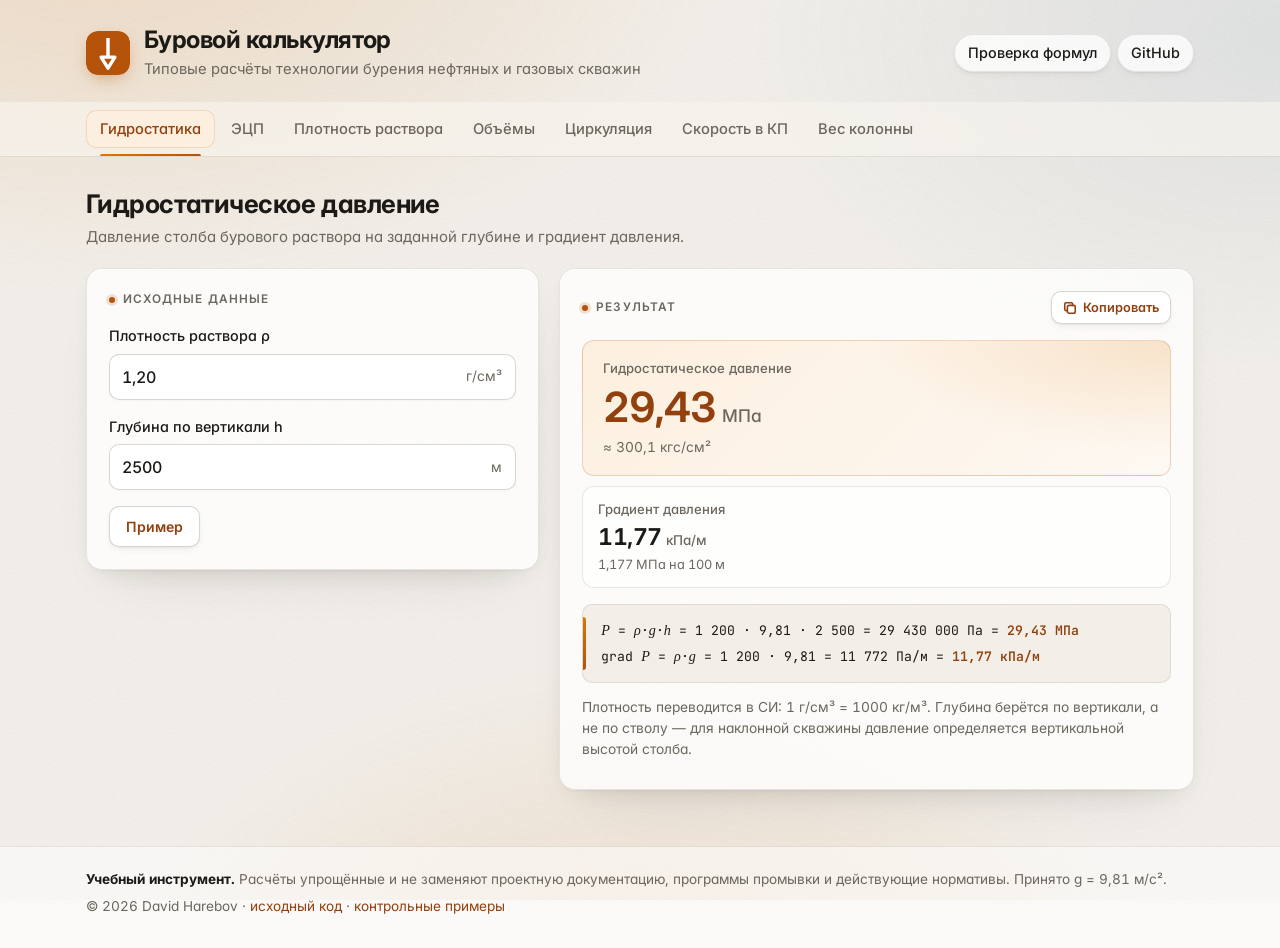
<file: docs/index.html>
<!doctype html>
<html lang="ru">
<head>
  <meta charset="utf-8">
  <meta name="viewport" content="width=device-width, initial-scale=1">
  <title>Буровой калькулятор</title>
  <meta name="description" content="Инженерные расчёты при бурении нефтяных и газовых скважин: гидростатическое давление, ЭЦП, плотность раствора по пластовому давлению, объёмы скважины, время циркуляции, скорость восходящего потока, вес колонны в растворе.">
  <meta name="color-scheme" content="light dark">
  <link rel="icon" href="data:image/svg+xml,%3Csvg xmlns='http://www.w3.org/2000/svg' viewBox='0 0 32 32'%3E%3Crect width='32' height='32' rx='7' fill='%23b45309'/%3E%3Cpath d='M16 5v14M11 19h10l-5 8z' stroke='%23fff' stroke-width='2.5' fill='none' stroke-linejoin='round'/%3E%3C/svg%3E">
  <link rel="preconnect" href="https://fonts.googleapis.com">
  <link rel="preconnect" href="https://fonts.gstatic.com" crossorigin>
  <link href="https://fonts.googleapis.com/css2?family=Inter:wght@400;500;600;700&family=JetBrains+Mono:wght@400;500&display=swap" rel="stylesheet">
  <link rel="stylesheet" href="css/style.css">
</head>
<body>
  <header class="site-header">
    <div class="wrap header-inner">
      <div class="brand">
        <svg class="brand-mark" viewBox="0 0 32 32" aria-hidden="true">
          <rect width="32" height="32" rx="8"/>
          <path d="M16 5v14M11 19h10l-5 8z"/>
        </svg>
        <div>
          <h1>Буровой калькулятор</h1>
          <p class="subtitle">Типовые расчёты технологии бурения нефтяных и газовых скважин</p>
        </div>
      </div>
      <nav class="header-links" aria-label="Ссылки">
        <a href="tests.html">Проверка формул</a>
        <a href="https://github.com/xarebovdavid/drilling-calculator">GitHub</a>
      </nav>
    </div>
  </header>

  <div class="tabs-bar">
    <div class="wrap">
      <div class="tabs" role="tablist" aria-label="Расчёты">
        <button role="tab" id="tab-hydro" aria-controls="panel-hydro" data-tab="hydro">Гидростатика</button>
        <button role="tab" id="tab-ecd" aria-controls="panel-ecd" data-tab="ecd">ЭЦП</button>
        <button role="tab" id="tab-density" aria-controls="panel-density" data-tab="density">Плотность раствора</button>
        <button role="tab" id="tab-volumes" aria-controls="panel-volumes" data-tab="volumes">Объёмы</button>
        <button role="tab" id="tab-circ" aria-controls="panel-circ" data-tab="circ">Циркуляция</button>
        <button role="tab" id="tab-velocity" aria-controls="panel-velocity" data-tab="velocity">Скорость в КП</button>
        <button role="tab" id="tab-buoy" aria-controls="panel-buoy" data-tab="buoy">Вес колонны</button>
      </div>
    </div>
  </div>

  <main class="wrap">

    <!-- 1. Гидростатическое давление -->
    <section class="panel" id="panel-hydro" role="tabpanel" aria-labelledby="tab-hydro">
      <div class="panel-head">
        <h2>Гидростатическое давление</h2>
        <p>Давление столба бурового раствора на заданной глубине и градиент давления.</p>
      </div>
      <div class="calc">
        <form class="card inputs" data-calc="hydro" novalidate>
          <h3>Исходные данные</h3>
          <label class="field">
            <span class="field-label">Плотность раствора ρ</span>
            <span class="control"><input id="hydro-rho" inputmode="decimal" autocomplete="off" data-min="0.5" data-max="3" data-default="1,20"><span class="unit">г/см³</span></span>
            <span class="error" aria-live="polite"></span>
          </label>
          <label class="field">
            <span class="field-label">Глубина по вертикали h</span>
            <span class="control"><input id="hydro-h" inputmode="decimal" autocomplete="off" data-min="0.1" data-max="15000" data-default="2500"><span class="unit">м</span></span>
            <span class="error" aria-live="polite"></span>
          </label>
          <div class="form-actions">
            <button type="button" class="btn ghost" data-example>Пример</button>
          </div>
        </form>
        <div class="card results" data-results="hydro" aria-live="polite"></div>
      </div>
    </section>

    <!-- 2. ЭЦП -->
    <section class="panel" id="panel-ecd" role="tabpanel" aria-labelledby="tab-ecd" hidden>
      <div class="panel-head">
        <h2>Эквивалентная циркуляционная плотность</h2>
        <p>Плотность, которой соответствует забойное давление при циркуляции с учётом гидравлических потерь в кольцевом пространстве.</p>
      </div>
      <div class="calc">
        <form class="card inputs" data-calc="ecd" novalidate>
          <h3>Исходные данные</h3>
          <label class="field">
            <span class="field-label">Плотность раствора ρ</span>
            <span class="control"><input id="ecd-rho" inputmode="decimal" autocomplete="off" data-min="0.5" data-max="3" data-default="1,20"><span class="unit">г/см³</span></span>
            <span class="error" aria-live="polite"></span>
          </label>
          <label class="field">
            <span class="field-label">Потери давления в КП ΔP<sub>кп</sub></span>
            <span class="control"><input id="ecd-dp" inputmode="decimal" autocomplete="off" data-min="0" data-max="50" data-default="2,0"><span class="unit">МПа</span></span>
            <span class="hint">Сумма потерь в затрубье от расчётной точки до устья</span>
            <span class="error" aria-live="polite"></span>
          </label>
          <label class="field">
            <span class="field-label">Глубина расчётной точки по вертикали H</span>
            <span class="control"><input id="ecd-h" inputmode="decimal" autocomplete="off" data-min="1" data-max="15000" data-default="3000"><span class="unit">м</span></span>
            <span class="error" aria-live="polite"></span>
          </label>
          <div class="form-actions">
            <button type="button" class="btn ghost" data-example>Пример</button>
          </div>
        </form>
        <div class="card results" data-results="ecd" aria-live="polite"></div>
      </div>
    </section>

    <!-- 3. Плотность раствора по пластовому давлению -->
    <section class="panel" id="panel-density" role="tabpanel" aria-labelledby="tab-density" hidden>
      <div class="panel-head">
        <h2>Плотность раствора по пластовому давлению</h2>
        <p>Плотность, при которой гидростатическое давление превышает пластовое на нормативную репрессию, — для вскрытия пласта и выбора плотности раствора глушения.</p>
      </div>
      <div class="calc">
        <form class="card inputs" data-calc="density" novalidate>
          <h3>Исходные данные</h3>
          <label class="field">
            <span class="field-label">Пластовое давление P<sub>пл</sub></span>
            <span class="control"><input id="density-p" inputmode="decimal" autocomplete="off" data-min="0.1" data-max="200" data-default="25"><span class="unit">МПа</span></span>
            <span class="error" aria-live="polite"></span>
          </label>
          <label class="field">
            <span class="field-label">Глубина кровли пласта по вертикали H</span>
            <span class="control"><input id="density-h" inputmode="decimal" autocomplete="off" data-min="1" data-max="15000" data-default="2400"><span class="unit">м</span></span>
            <span class="error" aria-live="polite"></span>
          </label>
          <label class="field">
            <span class="field-label">Репрессия на пласт</span>
            <span class="control"><select id="density-mode" data-default="norm">
              <option value="norm">По ФНП ПБ НГП (по глубине)</option>
              <option value="pct">Задать в % от Pпл</option>
              <option value="abs">Задать в МПа</option>
            </select></span>
          </label>
          <label class="field" data-show-when="density-mode=norm">
            <span class="field-label">Предел репрессии для H &gt; 1200 м</span>
            <span class="control"><select id="density-cap" data-default="2.5">
              <option value="2.5">2,5 МПа</option>
              <option value="3">3,0 МПа</option>
            </select></span>
            <span class="hint">ФНП: «не более 2,5–3,0 МПа»</span>
          </label>
          <label class="field" data-show-when="density-mode=pct">
            <span class="field-label">Репрессия, % от P<sub>пл</sub></span>
            <span class="control"><input id="density-pct" inputmode="decimal" autocomplete="off" data-min="0" data-max="50" data-default="5"><span class="unit">%</span></span>
            <span class="error" aria-live="polite"></span>
          </label>
          <label class="field" data-show-when="density-mode=abs">
            <span class="field-label">Репрессия ΔP</span>
            <span class="control"><input id="density-abs" inputmode="decimal" autocomplete="off" data-min="0" data-max="30" data-default="1,5"><span class="unit">МПа</span></span>
            <span class="error" aria-live="polite"></span>
          </label>
          <div class="norm-box">
            <div class="norm-title">Норматив (ФНП ПБ НГП)</div>
            <table class="norm-table">
              <tr><th>Интервал по вертикали</th><th>Превышение над P<sub>пл</sub></th></tr>
              <tr><td>0–1200 м</td><td>не менее 10 %, но не более 1,5 МПа</td></tr>
              <tr><td>1200 м – проектная глубина</td><td>не менее 5 %, но не более 2,5–3,0 МПа</td></tr>
            </table>
          </div>
          <div class="form-actions">
            <button type="button" class="btn ghost" data-example>Пример</button>
          </div>
        </form>
        <div class="card results" data-results="density" aria-live="polite"></div>
      </div>
    </section>

    <!-- 4. Объёмы -->
    <section class="panel" id="panel-volumes" role="tabpanel" aria-labelledby="tab-volumes" hidden>
      <div class="panel-head">
        <h2>Объёмы скважины</h2>
        <p>Конструкция скважины и компоновка бурильной колонны накладываются по глубине: на каждом интервале снаружи —
          самая внутренняя обсадная колонна или открытый ствол, внутри — секция бурильной колонны.</p>
      </div>
      <div class="calc calc-wide">
        <form class="vol-form" data-calc="volumes" novalidate>
          <div class="card inputs vol-card" style="--i: 1">
            <div class="card-head">
              <h3>Конструкция скважины</h3>
              <div class="presets" role="group" aria-label="Готовые примеры">
                <button type="button" class="btn small ghost" data-example>Пример</button>
                <button type="button" class="btn small ghost" data-preset="liner">С хвостовиком</button>
              </div>
            </div>
            <div class="vlist casing-list">
              <div class="vhead" aria-hidden="true">
                <span>Обсадная колонна</span><span>D<sub>н</sub>, мм</span><span title="Толщина стенки, мм">Стенка</span>
                <span>D<sub>вн</sub>, мм</span><span>Голова, м</span><span>Башмак, м</span><span></span>
              </div>
              <div class="vrows" id="casing-rows"></div>
            </div>
            <div class="error vol-error" id="casing-error" aria-live="polite"></div>
            <div class="form-actions">
              <button type="button" class="btn small" id="add-casing">+ Колонна</button>
            </div>

            <div class="subhead">Открытый ствол</div>
            <div class="field-grid">
              <div class="field">
                <label class="field-label" for="vol-bit">Диаметр долота D<sub>д</sub></label>
                <span class="control"><select id="vol-bit"></select><span class="unit">мм</span></span>
                <span class="control custom-size" hidden><input id="vol-bit-custom" inputmode="decimal" autocomplete="off" aria-label="Свой диаметр долота, мм" data-min="50" data-max="1000"><span class="unit">мм</span></span>
                <span class="error" aria-live="polite"></span>
              </div>
              <label class="field">
                <span class="field-label">Забой (текущая глубина)</span>
                <span class="control"><input id="vol-depth" inputmode="decimal" autocomplete="off" data-min="1" data-max="15000"><span class="unit">м</span></span>
                <span class="error" aria-live="polite"></span>
              </label>
              <label class="field">
                <span class="field-label">Коэф. кавернозности k<sub>к</sub></span>
                <span class="control"><input id="vol-k" inputmode="decimal" autocomplete="off" data-min="1" data-max="3"></span>
                <span class="error" aria-live="polite"></span>
              </label>
            </div>
            <p class="hint">k<sub>к</sub> — отношение фактического объёма открытого ствола к номинальному: площадь сечения ствола
              умножается на k<sub>к</sub> (эффективный диаметр D<sub>д</sub>·√k<sub>к</sub>). 1,0 — без каверн.</p>
          </div>

          <div class="card inputs vol-card" style="--i: 2">
            <h3>Компоновка бурильной колонны</h3>
            <div class="bit-line">
              <svg class="bit-ico" viewBox="0 0 20 20" aria-hidden="true"><path d="M3 4h14l-3 7-4 6-4-6z"/></svg>
              <span class="bit-text" id="bit-text">Долото</span>
              <label class="check"><input type="checkbox" id="vol-onbottom" checked><span>на забое</span></label>
              <label class="field bit-depth-field" hidden>
                <span class="sr-only">Глубина долота</span>
                <span class="control"><input id="vol-bitdepth" inputmode="decimal" autocomplete="off" data-min="1" data-max="15000" aria-label="Глубина долота, м"><span class="unit">м</span></span>
                <span class="error" aria-live="polite"></span>
              </label>
            </div>
            <div class="vlist string-list">
              <div class="vhead" aria-hidden="true">
                <span>Элемент</span><span>Типоразмер</span><span>D<sub>н</sub>, мм</span><span>d<sub>вн</sub>, мм</span><span>L, м</span><span></span>
              </div>
              <div class="vrows" id="string-rows"></div>
            </div>
            <p class="hint">Секции — от долота вверх. Длина верхней секции не вводится: она дополняет колонну до устья.
              ВЗД считается трубой с наружным диаметром корпуса и условным проходным каналом d<sub>вн</sub>.</p>
            <div class="error vol-error" id="string-error" aria-live="polite"></div>
            <div class="form-actions">
              <button type="button" class="btn small" id="add-section">+ Секция</button>
            </div>
          </div>
        </form>
        <div class="card results" data-results="volumes" aria-live="polite" style="--i: 3"></div>
        <figure class="card schematic">
          <figcaption>Схема скважины</figcaption>
          <div id="well-svg"></div>
        </figure>
      </div>
    </section>

    <!-- 5. Циркуляция -->
    <section class="panel" id="panel-circ" role="tabpanel" aria-labelledby="tab-circ" hidden>
      <div class="panel-head">
        <h2>Время циркуляции</h2>
        <p>Время прокачки до долота, время выхода забойной пачки (bottoms-up) и полного цикла циркуляции при заданной подаче насосов.</p>
      </div>
      <div class="calc">
        <form class="card inputs" data-calc="circ" novalidate>
          <h3>Исходные данные</h3>
          <label class="field">
            <span class="field-label">Подача насосов Q</span>
            <span class="control"><input id="circ-q" inputmode="decimal" autocomplete="off" data-min="0.1" data-max="200" data-default="30"><span class="unit">л/с</span></span>
            <span class="error" aria-live="polite"></span>
          </label>
          <label class="field">
            <span class="field-label">Внутренний объём труб V<sub>тр</sub></span>
            <span class="control"><input id="circ-vp" inputmode="decimal" autocomplete="off" data-min="0" data-max="1000" data-default=""><span class="unit">м³</span></span>
            <span class="error" aria-live="polite"></span>
          </label>
          <label class="field">
            <span class="field-label">Объём кольцевого пространства V<sub>кп</sub></span>
            <span class="control"><input id="circ-va" inputmode="decimal" autocomplete="off" data-min="0" data-max="2000" data-default=""><span class="unit">м³</span></span>
            <span class="error" aria-live="polite"></span>
          </label>
          <label class="field">
            <span class="field-label">Объём в поверхностной системе V<sub>пов</sub></span>
            <span class="control"><input id="circ-vs" inputmode="decimal" autocomplete="off" data-min="0" data-max="2000" data-default="40"><span class="unit">м³</span></span>
            <span class="hint">Ёмкости, желобная система, манифольд</span>
            <span class="error" aria-live="polite"></span>
          </label>
          <div class="form-actions">
            <button type="button" class="btn" id="take-volumes">Взять из «Объёмов»</button>
            <button type="button" class="btn ghost" data-example>Пример</button>
          </div>
        </form>
        <div class="card results" data-results="circ" aria-live="polite"></div>
      </div>
    </section>

    <!-- 6. Скорость восходящего потока -->
    <section class="panel" id="panel-velocity" role="tabpanel" aria-labelledby="tab-velocity" hidden>
      <div class="panel-head">
        <h2>Скорость восходящего потока</h2>
        <p>Средняя скорость раствора в кольцевом пространстве — для оценки выноса шлама и гидравлики.</p>
      </div>
      <div class="calc">
        <form class="card inputs" data-calc="velocity" novalidate>
          <h3>Исходные данные</h3>
          <label class="field">
            <span class="field-label">Подача насосов Q</span>
            <span class="control"><input id="vel-q" inputmode="decimal" autocomplete="off" data-min="0.1" data-max="200" data-default="30"><span class="unit">л/с</span></span>
            <span class="error" aria-live="polite"></span>
          </label>
          <label class="field">
            <span class="field-label">Диаметр скважины / D<sub>вн</sub> обсадной колонны</span>
            <span class="control"><input id="vel-D" inputmode="decimal" autocomplete="off" data-min="20" data-max="1000" data-default="215,9"><span class="unit">мм</span></span>
            <span class="error" aria-live="polite"></span>
          </label>
          <label class="field">
            <span class="field-label">Наружный диаметр труб d<sub>н</sub></span>
            <span class="control"><input id="vel-d" inputmode="decimal" autocomplete="off" data-min="10" data-max="1000" data-default="127"><span class="unit">мм</span></span>
            <span class="error" aria-live="polite"></span>
          </label>
          <div class="form-actions">
            <button type="button" class="btn ghost" data-example>Пример</button>
          </div>
        </form>
        <div class="card results" data-results="velocity" aria-live="polite"></div>
      </div>
    </section>

    <!-- 7. Вес колонны -->
    <section class="panel" id="panel-buoy" role="tabpanel" aria-labelledby="tab-buoy" hidden>
      <div class="panel-head">
        <h2>Вес колонны в растворе</h2>
        <p>Вес бурильной или обсадной колонны в воздухе и в растворе с учётом коэффициента плавучести (облегчения).</p>
      </div>
      <div class="calc">
        <form class="card inputs" data-calc="buoy" novalidate>
          <h3>Исходные данные</h3>
          <label class="field">
            <span class="field-label">Масса 1 м труб q</span>
            <span class="control"><input id="buoy-q" inputmode="decimal" autocomplete="off" data-min="0.1" data-max="1000" data-default="29"><span class="unit">кг/м</span></span>
            <span class="hint">С учётом высаженных концов и замков</span>
            <span class="error" aria-live="polite"></span>
          </label>
          <label class="field">
            <span class="field-label">Длина колонны L</span>
            <span class="control"><input id="buoy-l" inputmode="decimal" autocomplete="off" data-min="1" data-max="15000" data-default="2000"><span class="unit">м</span></span>
            <span class="error" aria-live="polite"></span>
          </label>
          <label class="field">
            <span class="field-label">Плотность раствора ρ<sub>р</sub></span>
            <span class="control"><input id="buoy-rho" inputmode="decimal" autocomplete="off" data-min="0" data-max="3" data-default="1,20"><span class="unit">г/см³</span></span>
            <span class="error" aria-live="polite"></span>
          </label>
          <label class="field">
            <span class="field-label">Плотность материала труб ρ<sub>ст</sub></span>
            <span class="control"><input id="buoy-steel" inputmode="decimal" autocomplete="off" data-min="1" data-max="20" data-default="7,85"><span class="unit">г/см³</span></span>
            <span class="hint">Сталь — 7,85; ЛБТ (Д16Т) — ≈ 2,78</span>
            <span class="error" aria-live="polite"></span>
          </label>
          <div class="form-actions">
            <button type="button" class="btn ghost" data-example>Пример</button>
          </div>
        </form>
        <div class="card results" data-results="buoy" aria-live="polite"></div>
      </div>
    </section>

  </main>

  <footer class="site-footer">
    <div class="wrap">
      <p><strong>Учебный инструмент.</strong> Расчёты упрощённые и не заменяют проектную документацию, программы промывки и действующие нормативы. Принято g = 9,81 м/с².</p>
      <p class="muted">© 2026 David Harebov · <a href="https://github.com/xarebovdavid/drilling-calculator">исходный код</a> · <a href="tests.html">контрольные примеры</a></p>
    </div>
  </footer>

  <script type="module" src="js/app.js"></script>
</body>
</html>
</file>
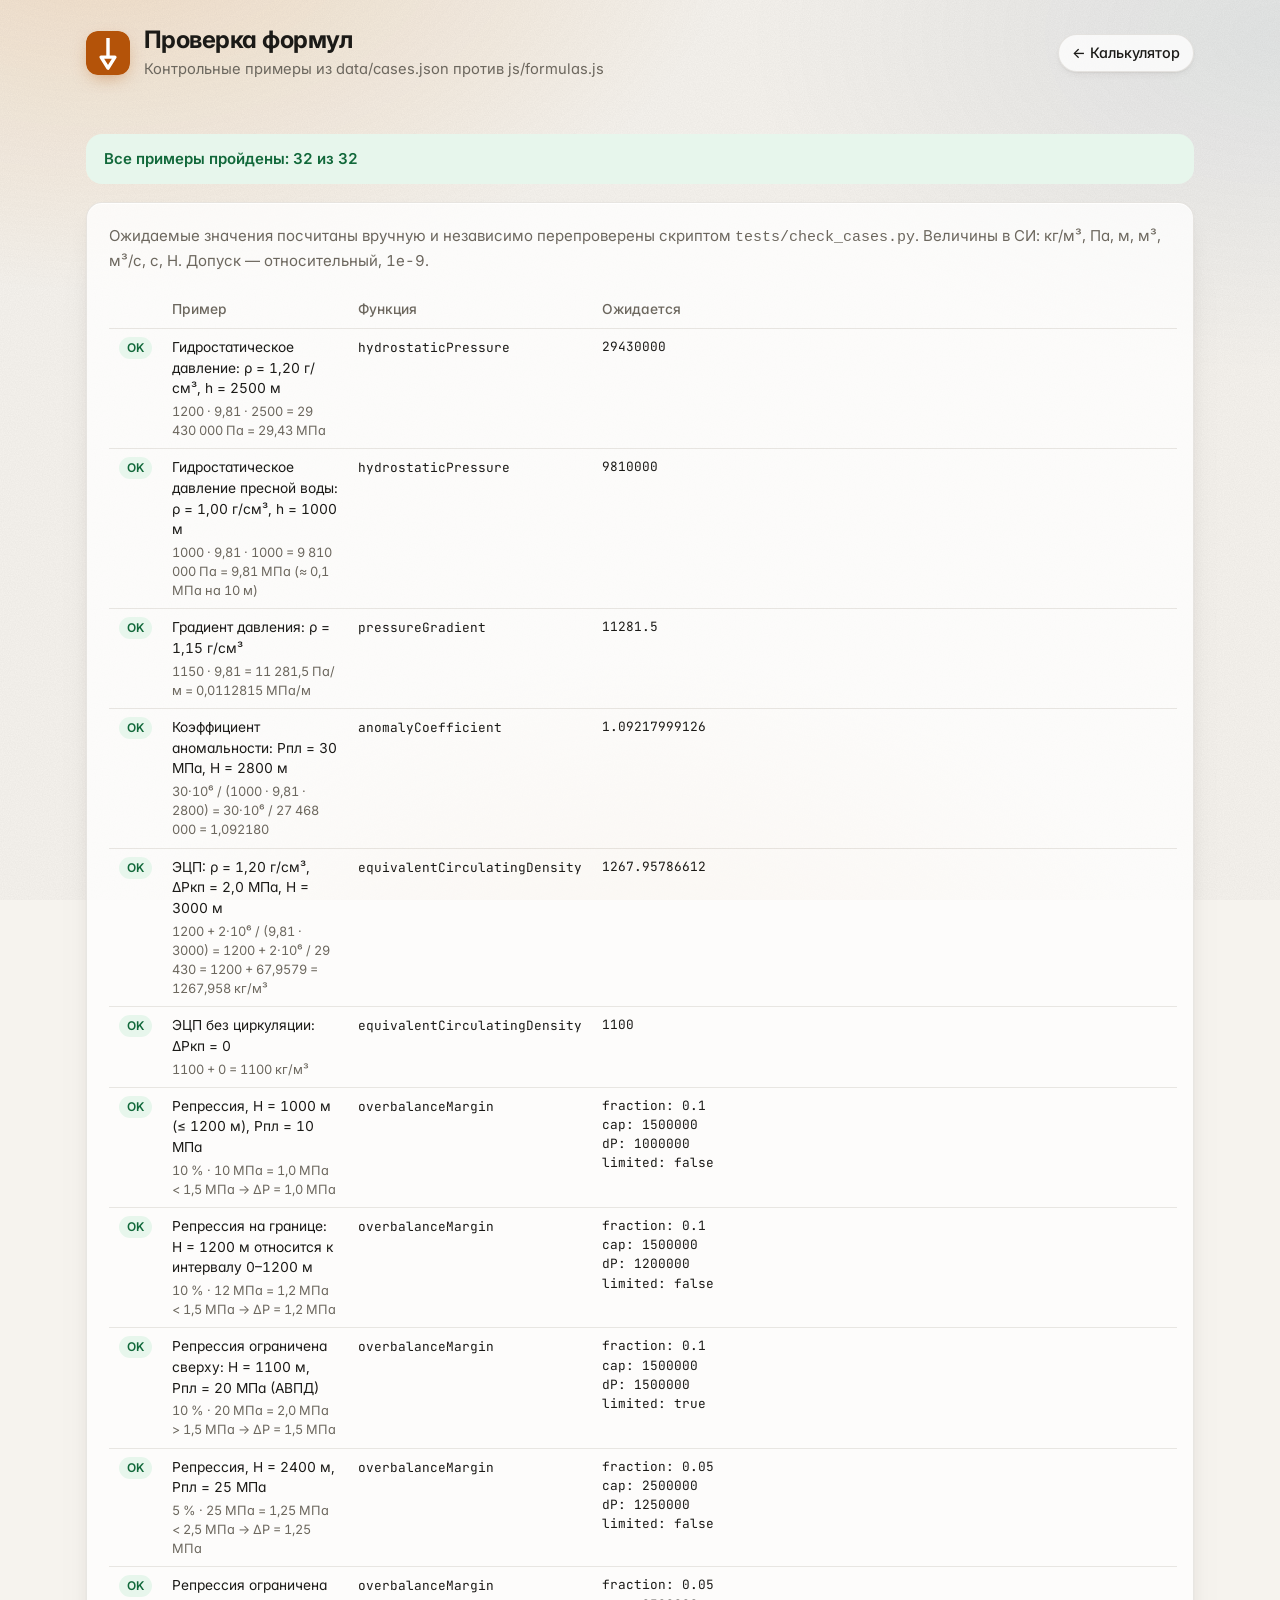
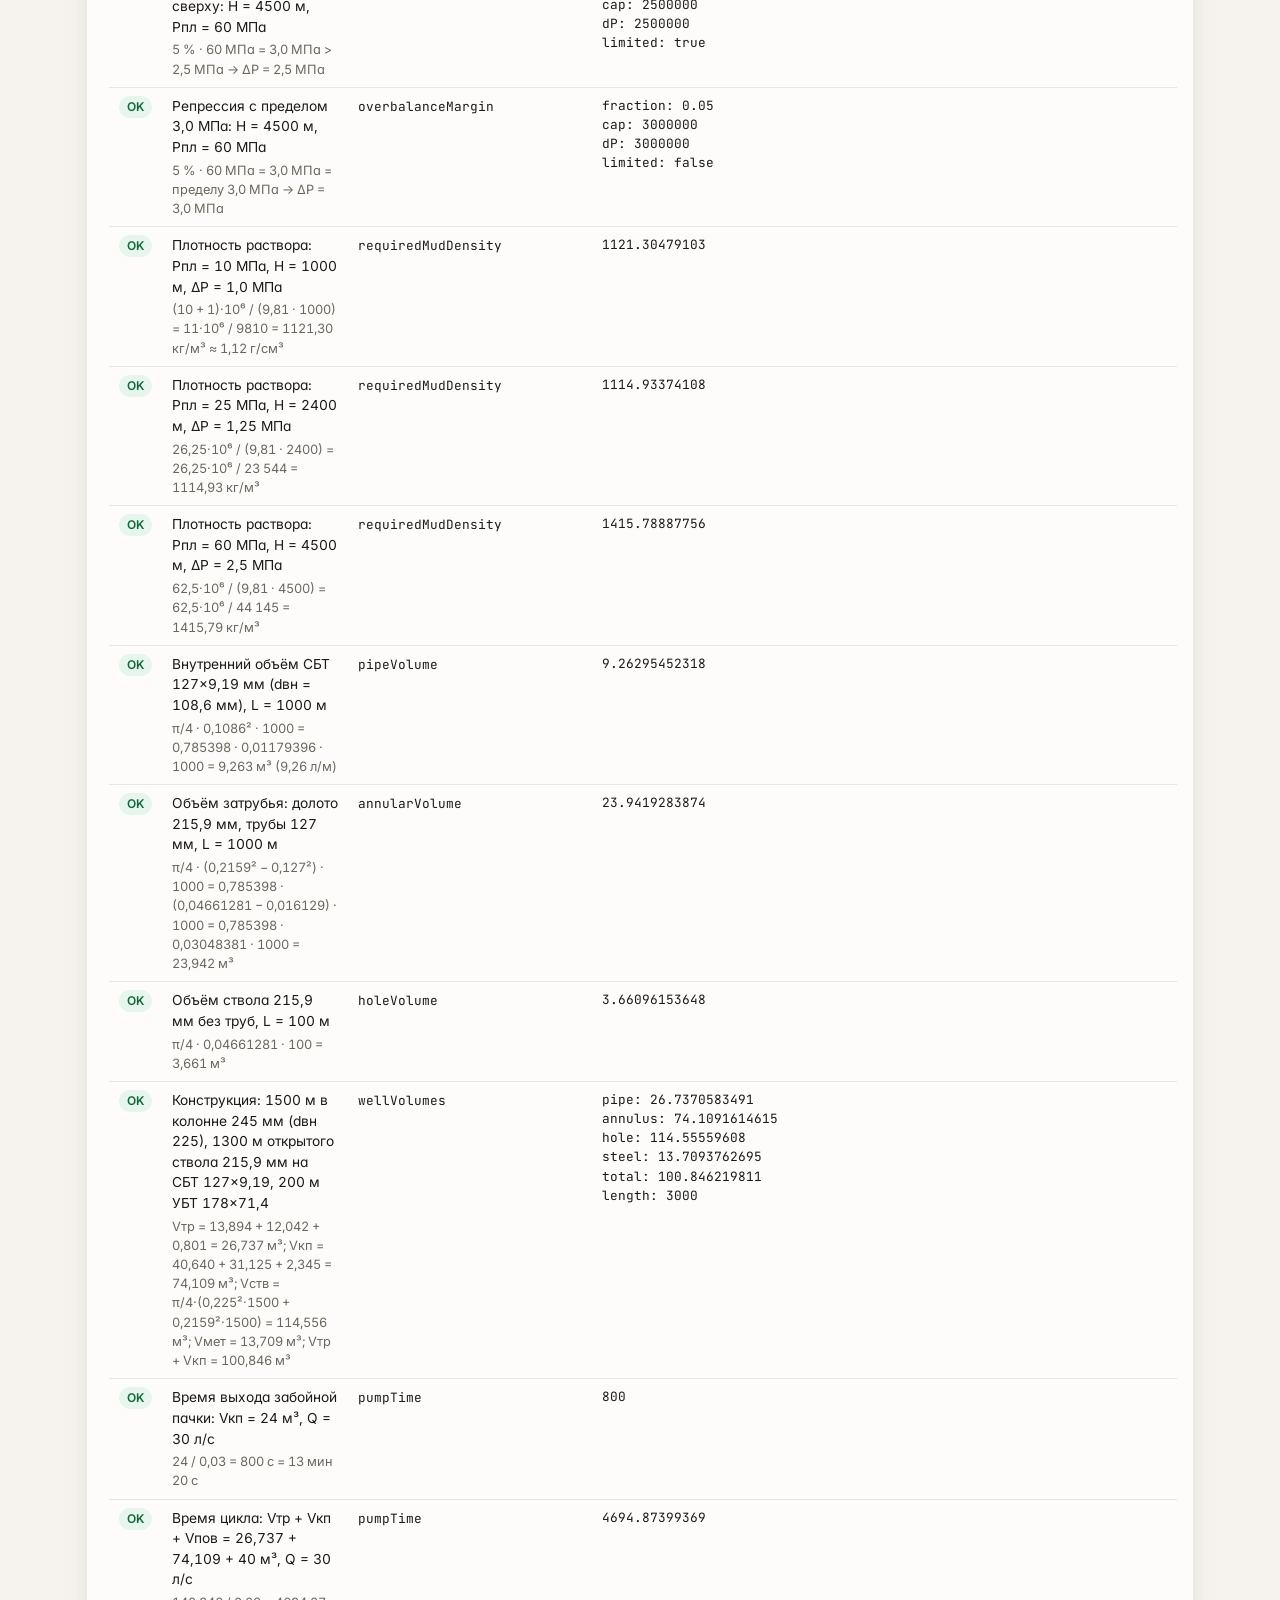
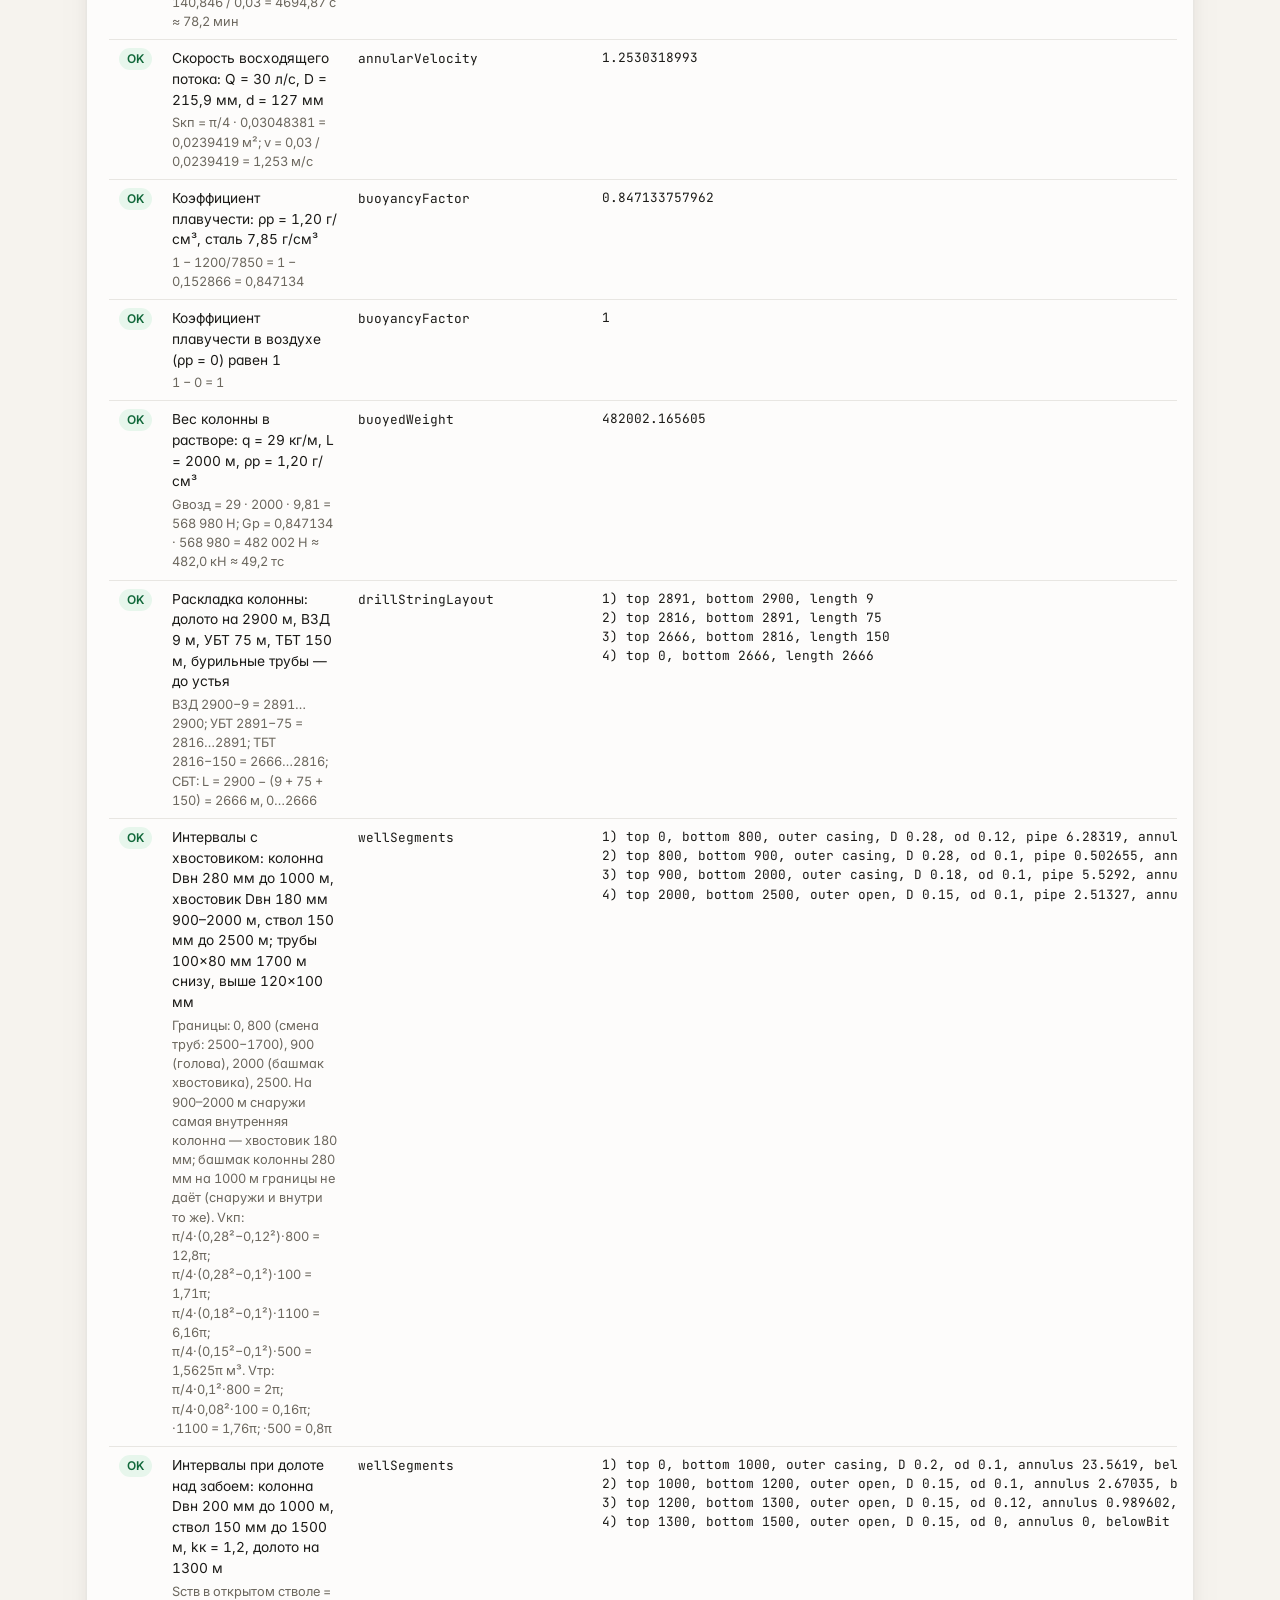
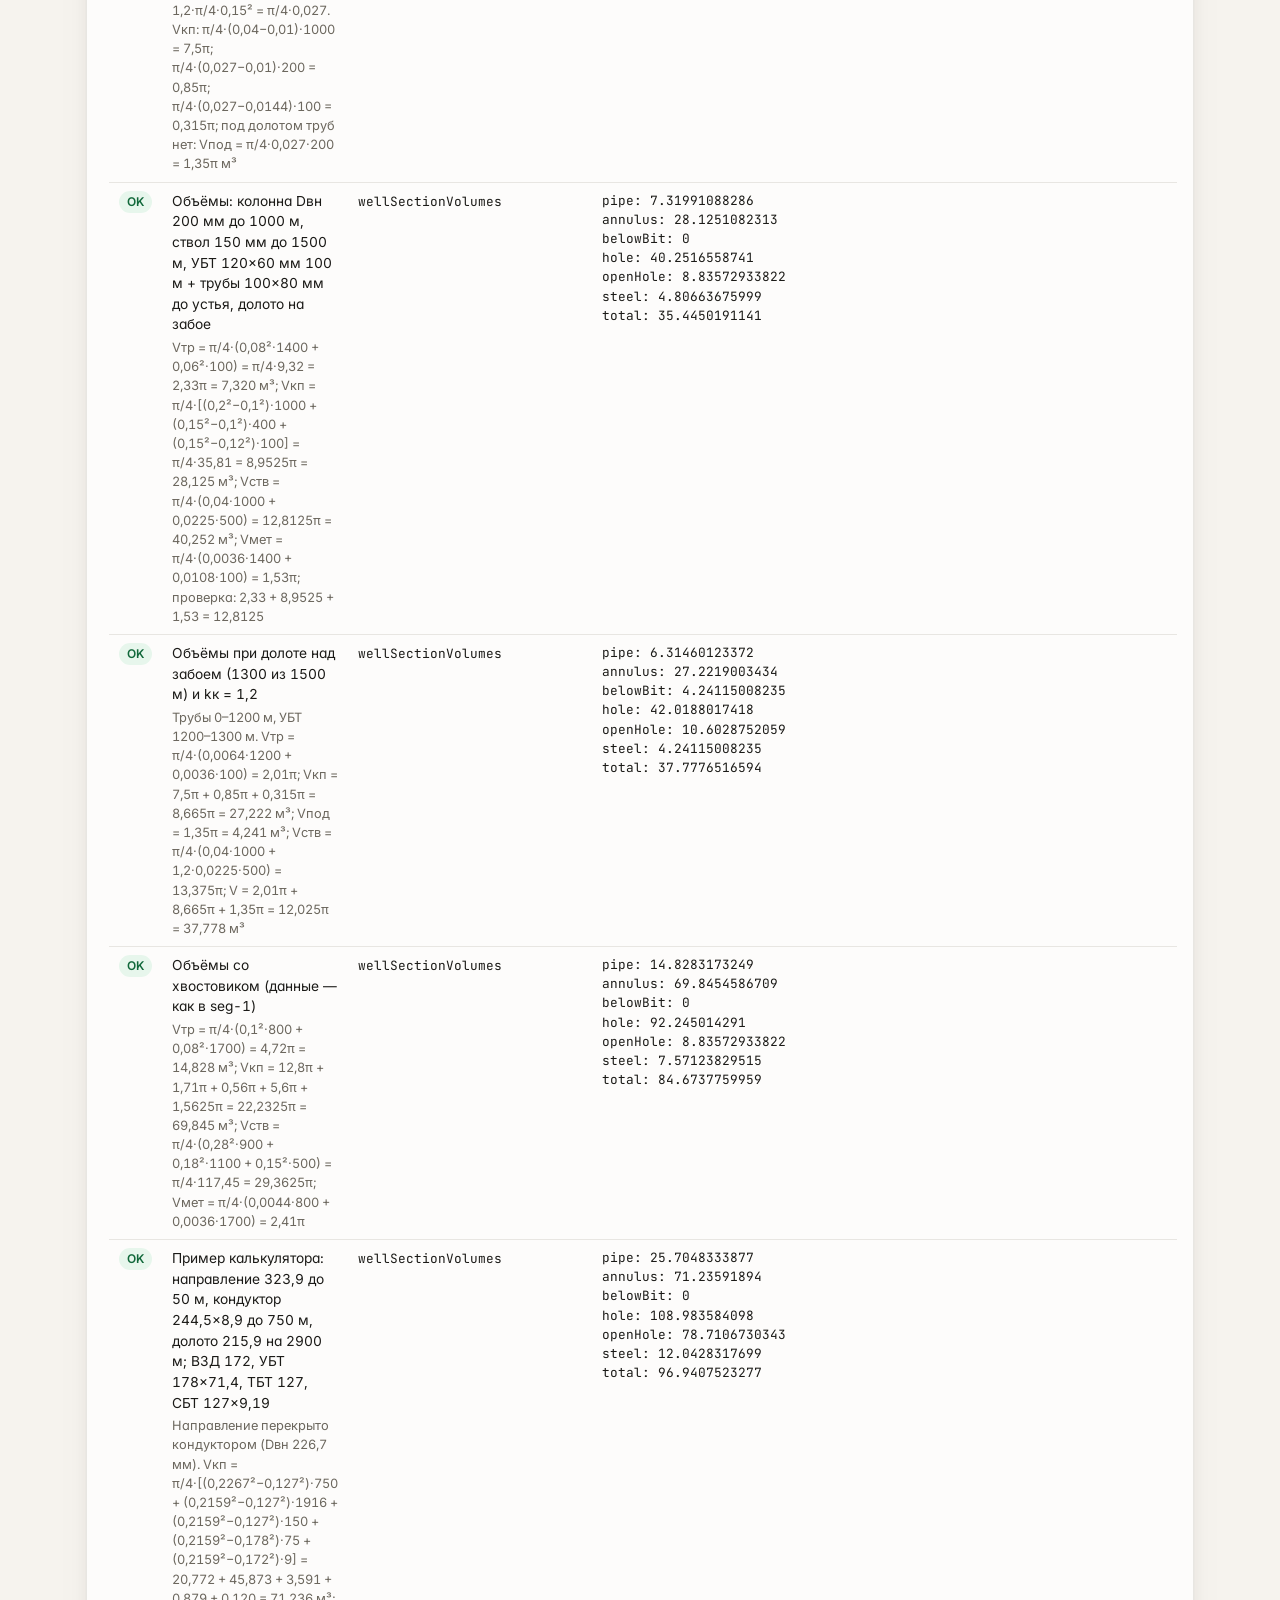
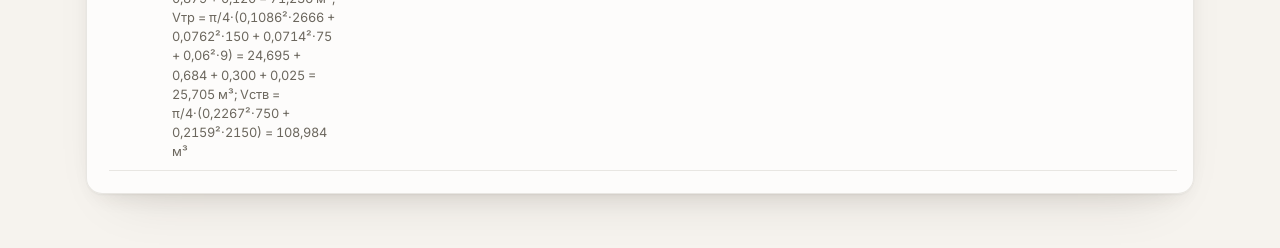
<file: docs/tests.html>
<!doctype html>
<html lang="ru">
<head>
  <meta charset="utf-8">
  <meta name="viewport" content="width=device-width, initial-scale=1">
  <title>Проверка формул</title>
  <meta name="description" content="Контрольные примеры для формул бурового калькулятора: прогон в браузере против formulas.js.">
  <meta name="color-scheme" content="light dark">
  <link rel="icon" href="data:image/svg+xml,%3Csvg xmlns='http://www.w3.org/2000/svg' viewBox='0 0 32 32'%3E%3Crect width='32' height='32' rx='7' fill='%23b45309'/%3E%3Cpath d='M16 5v14M11 19h10l-5 8z' stroke='%23fff' stroke-width='2.5' fill='none' stroke-linejoin='round'/%3E%3C/svg%3E">
  <link rel="preconnect" href="https://fonts.googleapis.com">
  <link rel="preconnect" href="https://fonts.gstatic.com" crossorigin>
  <link href="https://fonts.googleapis.com/css2?family=Inter:wght@400;500;600;700&family=JetBrains+Mono:wght@400;500&display=swap" rel="stylesheet">
  <link rel="stylesheet" href="css/style.css">
</head>
<body>
  <header class="site-header">
    <div class="wrap header-inner">
      <div class="brand">
        <svg class="brand-mark" viewBox="0 0 32 32" aria-hidden="true">
          <rect width="32" height="32" rx="8"/>
          <path d="M16 5v14M11 19h10l-5 8z"/>
        </svg>
        <div>
          <h1>Проверка формул</h1>
          <p class="subtitle">Контрольные примеры из data/cases.json против js/formulas.js</p>
        </div>
      </div>
      <nav class="header-links" aria-label="Ссылки">
        <a href="./">← Калькулятор</a>
      </nav>
    </div>
  </header>

  <main class="wrap">
    <div id="summary" class="summary">Выполняется…</div>
    <div class="card">
      <p class="muted" style="margin-top:0">Ожидаемые значения посчитаны вручную и независимо перепроверены
        скриптом <code>tests/check_cases.py</code>. Величины в СИ: кг/м³, Па, м, м³, м³/с, с, Н.
        Допуск — относительный, <span id="rtol"></span>.</p>
      <div class="table-scroll">
        <table class="cases">
          <thead>
            <tr><th></th><th>Пример</th><th>Функция</th><th>Ожидается</th><th>Получено</th></tr>
          </thead>
          <tbody id="rows"></tbody>
        </table>
      </div>
    </div>
  </main>

  <script type="module">
    import * as F from './js/formulas.js';

    const esc = (s) => String(s).replace(/[&<>"]/g, (c) => ({ '&': '&amp;', '<': '&lt;', '>': '&gt;', '"': '&quot;' }[c]));

    function close(actual, expected, rtol) {
      if (typeof expected === 'boolean') return actual === expected;
      if (typeof expected === 'number') {
        if (typeof actual !== 'number' || !Number.isFinite(actual)) return false;
        if (expected === 0) return Math.abs(actual) <= 1e-12;
        return Math.abs(actual - expected) <= rtol * Math.abs(expected);
      }
      if (Array.isArray(expected)) {
        return Array.isArray(actual) && actual.length === expected.length
          && expected.every((v, i) => close(actual[i], v, rtol));
      }
      if (expected && typeof expected === 'object') {
        return Boolean(actual) && typeof actual === 'object'
          && Object.entries(expected).every(([k, v]) => k in actual && close(actual[k], v, rtol));
      }
      return actual === expected;
    }

    const scalar = (v) => (typeof v === 'number' ? String(+v.toPrecision(12)) : esc(v));

    /** Значение для таблицы; like — ожидаемое значение: выводятся только его поля. */
    function show(value, like) {
      if (Array.isArray(value)) {
        // Массив объектов (интервалы скважины) — по строке на элемент.
        return value.map((v, i) => `<div class="arr-item">${i + 1}) ${showInline(v, like && like[i])}</div>`).join('');
      }
      if (value && typeof value === 'object') {
        const keys = like && typeof like === 'object' ? Object.keys(like) : Object.keys(value);
        return keys.map((k) => `${k}: ${scalar(value[k])}`).join('<br>');
      }
      return scalar(value);
    }
    function showInline(value, like) {
      if (!value || typeof value !== 'object') return scalar(value);
      const keys = like && typeof like === 'object' ? Object.keys(like) : Object.keys(value);
      return keys.map((k) => `${k} ${scalar(typeof value[k] === 'number' ? +value[k].toPrecision(6) : value[k])}`).join(', ');
    }

    async function run() {
      const summary = document.getElementById('summary');
      let data;
      try {
        const res = await fetch('data/cases.json', { cache: 'no-store' });
        data = await res.json();
      } catch (e) {
        summary.className = 'summary fail';
        summary.textContent = 'Не удалось загрузить data/cases.json — откройте страницу через HTTP-сервер.';
        return;
      }
      const rtol = data.rtol ?? 1e-9;
      document.getElementById('rtol').textContent = String(rtol);
      let passed = 0;
      const rows = data.cases.map((c) => {
        let actual;
        let ok = false;
        try {
          if (typeof F[c.fn] !== 'function') throw new Error(`нет функции ${c.fn}`);
          actual = F[c.fn](...c.args);
          ok = close(actual, c.expected, rtol);
        } catch (e) {
          actual = `ошибка: ${e.message}`;
        }
        if (ok) passed += 1;
        return `<tr>
          <td><span class="badge ${ok ? 'ok' : 'bad'}">${ok ? 'OK' : 'FAIL'}</span></td>
          <td><div>${esc(c.title)}</div><div class="calc-text">${esc(c.calc)}</div></td>
          <td><code>${esc(c.fn)}</code></td>
          <td class="num">${show(c.expected)}</td>
          <td class="num">${show(actual, c.expected)}</td>
        </tr>`;
      });
      document.getElementById('rows').innerHTML = rows.join('');
      const total = data.cases.length;
      const allOk = passed === total;
      summary.className = `summary ${allOk ? 'pass' : 'fail'}`;
      summary.textContent = allOk
        ? `Все примеры пройдены: ${passed} из ${total}`
        : `Не пройдено: ${total - passed} из ${total}`;
      document.title = `${allOk ? '✓' : '✗'} ${passed}/${total} — Проверка формул`;
    }

    run();
  </script>
</body>
</html>
</file>
<file: docs/css/style.css>
/* Буровой калькулятор — стили. Светлая и тёмная тема через prefers-color-scheme.
   Анимации — только transform/opacity, где это возможно; prefers-reduced-motion их отключает. */

:root {
  --bg: #f6f3ee;
  --glow-1: rgba(217, 119, 6, .17);
  --glow-2: rgba(64, 104, 150, .10);
  --surface: rgba(255, 255, 255, .76);
  --surface-solid: #ffffff;
  --surface-2: #f3efe8;
  --field: #ffffff;
  --border: rgba(66, 50, 26, .11);
  --border-strong: rgba(66, 50, 26, .2);
  --text: #1b1a17;
  --muted: #6c675e;
  --accent: #b45309;
  --accent-2: #d97706;
  --accent-strong: #92400e;
  --accent-soft: #fcefdf;
  --accent-ring: rgba(180, 83, 9, .16);
  --on-accent: #ffffff;
  --danger: #b42318;
  --danger-soft: #fdecea;
  --danger-ring: rgba(180, 35, 24, .14);
  --info-soft: #eaf1fb;
  --info: #1d4f91;
  --highlight: rgba(255, 255, 255, .85);
  --shadow:
    0 1px 2px rgba(48, 34, 12, .05),
    0 10px 28px -12px rgba(48, 34, 12, .14),
    0 28px 56px -32px rgba(48, 34, 12, .14);
  --shadow-sm: 0 1px 2px rgba(48, 34, 12, .06), 0 4px 10px -4px rgba(48, 34, 12, .10);
  --radius: 16px;
  --radius-sm: 10px;
  --mono: 'JetBrains Mono', ui-monospace, SFMono-Regular, Menlo, Consolas, monospace;
  --ease-out: cubic-bezier(.22, 1, .36, 1);
  --ease-spring: cubic-bezier(.34, 1.4, .64, 1);

  /* схема скважины */
  --w-rock-top: #efe9de;
  --w-rock-bot: #ddd2c0;
  --w-ground: #8a7a63;
  --w-mud: #c6dbef;
  --w-flow: rgba(255, 255, 255, .42);
  --w-pipe: #59606b;
  --w-bore: #9cc1e4;
  --w-casing: #2f3540;
  --w-cement: #b9b3a8;
  --w-wall: #8a6a43;
  --w-bit: #b45309;
  --w-cement-line: #9d968a;
  --w-dp: #7c8592;
  --w-hw: #5f6874;
  --w-dc: #434a55;
  --w-motor: #9a6a3a;

  color-scheme: light dark;
}

@media (prefers-color-scheme: dark) {
  :root {
    --bg: #0d0e10;
    --glow-1: rgba(245, 158, 11, .13);
    --glow-2: rgba(70, 120, 190, .12);
    --surface: rgba(26, 27, 31, .78);
    --surface-solid: #1a1b1f;
    --surface-2: #23252a;
    --field: #141518;
    --border: rgba(255, 255, 255, .08);
    --border-strong: rgba(255, 255, 255, .15);
    --text: #eceae6;
    --muted: #9d9a93;
    --accent: #f59e0b;
    --accent-2: #fbbf24;
    --accent-strong: #fbbf24;
    --accent-soft: rgba(245, 158, 11, .12);
    --accent-ring: rgba(245, 158, 11, .22);
    --on-accent: #1c1407;
    --danger: #f97066;
    --danger-soft: rgba(249, 112, 102, .12);
    --danger-ring: rgba(249, 112, 102, .2);
    --info-soft: rgba(138, 180, 240, .1);
    --info: #8ab4f0;
    --highlight: rgba(255, 255, 255, .05);
    --shadow:
      0 1px 2px rgba(0, 0, 0, .4),
      0 16px 40px -16px rgba(0, 0, 0, .7);
    --shadow-sm: 0 1px 2px rgba(0, 0, 0, .4), 0 6px 14px -6px rgba(0, 0, 0, .5);

    --w-rock-top: #26231f;
    --w-rock-bot: #1b1916;
    --w-ground: #7d6f5a;
    --w-mud: #23405e;
    --w-flow: rgba(160, 200, 240, .16);
    --w-pipe: #a3abb7;
    --w-bore: #32608e;
    --w-casing: #dfe3e9;
    --w-cement: #5e5a53;
    --w-wall: #b08a5a;
    --w-bit: #f59e0b;
    --w-cement-line: #47443f;
    --w-dp: #7f8894;
    --w-hw: #9aa3af;
    --w-dc: #b9c0ca;
    --w-motor: #c99a62;
  }
}

*, *::before, *::after { box-sizing: border-box; }

html { -webkit-text-size-adjust: 100%; }

body {
  margin: 0;
  min-height: 100vh;
  background: var(--bg);
  color: var(--text);
  font: 15px/1.5 Inter, system-ui, -apple-system, 'Segoe UI', Roboto, sans-serif;
  font-feature-settings: 'tnum' 1, 'cv11' 1;
  -webkit-font-smoothing: antialiased;
  overflow-x: hidden;
  position: relative;
  isolation: isolate;
}

/* Фон: мягкое свечение и зерно на отдельном фиксированном слое (без перерисовки при прокрутке). */
body::before, body::after {
  content: ''; position: fixed; inset: 0; z-index: -1; pointer-events: none;
}
body::before {
  background:
    radial-gradient(900px 520px at 8% -8%, var(--glow-1), transparent 70%),
    radial-gradient(760px 480px at 100% 4%, var(--glow-2), transparent 70%),
    radial-gradient(800px 600px at 50% 120%, var(--glow-1), transparent 70%);
}
body::after {
  opacity: .05;
  background-image: url("data:image/svg+xml,%3Csvg xmlns='http://www.w3.org/2000/svg' width='160' height='160'%3E%3Cfilter id='n'%3E%3CfeTurbulence type='fractalNoise' baseFrequency='.85' numOctaves='3' stitchTiles='stitch'/%3E%3CfeColorMatrix values='0 0 0 0 0 0 0 0 0 0 0 0 0 0 0 0 0 0 .9 0'/%3E%3C/filter%3E%3Crect width='100%25' height='100%25' filter='url(%23n)'/%3E%3C/svg%3E");
}

a { color: var(--accent-strong); text-decoration: none; }
a:hover { text-decoration: underline; text-underline-offset: 3px; }

[hidden] { display: none !important; }

.sr-only {
  position: absolute; width: 1px; height: 1px; overflow: hidden;
  clip: rect(0 0 0 0); white-space: nowrap;
}

.wrap { max-width: 1140px; margin: 0 auto; padding: 0 16px; }

/* ---------- анимации ---------- */

@keyframes rise {
  from { opacity: 0; transform: translateY(14px); }
  to { opacity: 1; transform: none; }
}
@keyframes fade-in { from { opacity: 0; } to { opacity: 1; } }
@keyframes slide-down {
  from { opacity: 0; transform: translateY(-5px); }
  to { opacity: 1; transform: none; }
}
@keyframes flow-up { to { transform: translateY(-48px); } }
@keyframes flow-down { to { transform: translateY(48px); } }
@keyframes check-draw { from { stroke-dashoffset: 16; } to { stroke-dashoffset: 0; } }
@keyframes pop {
  0% { transform: scale(.6); opacity: 0; }
  60% { transform: scale(1.12); opacity: 1; }
  100% { transform: scale(1); opacity: 1; }
}

/* ---------- шапка ---------- */

.site-header { position: relative; }

.header-inner {
  display: flex; align-items: center; justify-content: space-between;
  gap: 16px; padding-top: 26px; padding-bottom: 22px; flex-wrap: wrap;
}

.brand { display: flex; align-items: center; gap: 14px; min-width: 0; animation: rise .6s var(--ease-out) both; }

.brand-mark {
  width: 44px; height: 44px; flex: none; border-radius: 12px;
  box-shadow: 0 6px 18px -6px rgba(180, 83, 9, .55), inset 0 1px 0 rgba(255, 255, 255, .3);
}
.brand-mark rect { fill: var(--accent); }
.brand-mark path { stroke: #fff; stroke-width: 2.5; fill: none; stroke-linejoin: round; }

h1 {
  margin: 0; font-size: 1.5rem; font-weight: 700; letter-spacing: -.022em; line-height: 1.2;
}
.subtitle { margin: 3px 0 0; color: var(--muted); font-size: .92rem; }

.header-links {
  display: flex; gap: 6px; font-weight: 500; font-size: .9rem;
  animation: fade-in .6s .15s var(--ease-out) both;
}
.header-links a {
  padding: 7px 13px; border-radius: 999px; color: var(--text);
  border: 1px solid var(--border); background: var(--surface);
  box-shadow: var(--shadow-sm);
  transition: border-color .2s, color .2s, transform .2s var(--ease-out);
}
.header-links a:hover { text-decoration: none; color: var(--accent-strong); border-color: var(--accent); transform: translateY(-1px); }
.header-links a:active { transform: translateY(0) scale(.97); }

/* ---------- вкладки ---------- */

.tabs-bar {
  position: sticky; top: 0; z-index: 10;
  background: color-mix(in srgb, var(--bg) 72%, transparent);
  -webkit-backdrop-filter: saturate(1.4) blur(14px);
  backdrop-filter: saturate(1.4) blur(14px);
  border-bottom: 1px solid var(--border);
}

.tabs {
  position: relative;
  display: flex; gap: 2px; overflow-x: auto; scrollbar-width: none;
  padding: 8px 0;
  -webkit-overflow-scrolling: touch;
  overscroll-behavior-x: contain;
}
.tabs::-webkit-scrollbar { display: none; }
.tabs.fade-r { -webkit-mask-image: linear-gradient(90deg, #000 calc(100% - 36px), transparent); mask-image: linear-gradient(90deg, #000 calc(100% - 36px), transparent); }
.tabs.fade-l { -webkit-mask-image: linear-gradient(90deg, transparent, #000 36px); mask-image: linear-gradient(90deg, transparent, #000 36px); }
.tabs.fade-l.fade-r { -webkit-mask-image: linear-gradient(90deg, transparent, #000 36px, #000 calc(100% - 36px), transparent); mask-image: linear-gradient(90deg, transparent, #000 36px, #000 calc(100% - 36px), transparent); }

.tabs [role="tab"] {
  position: relative; z-index: 1;
  flex: none;
  border: 0; background: transparent; color: var(--muted);
  font: inherit; font-weight: 500; font-size: .92rem;
  padding: 8px 14px; border-radius: 10px; cursor: pointer; white-space: nowrap;
  transition: color .25s var(--ease-out);
  -webkit-tap-highlight-color: transparent;
}
.tabs [role="tab"]:hover { color: var(--text); }
.tabs [role="tab"][aria-selected="true"] { color: var(--accent-strong); }
.tabs [role="tab"]:focus-visible { outline: 2px solid var(--accent); outline-offset: -2px; }
.tabs [role="tab"]:active { transform: scale(.97); }

/* Скользящий индикатор: подложка под активной вкладкой и полоса снизу. */
.tab-indicator {
  position: absolute; left: 0; top: 8px; z-index: 0;
  height: calc(100% - 16px); width: 0;
  border-radius: 10px;
  background: var(--accent-soft);
  box-shadow: inset 0 0 0 1px color-mix(in srgb, var(--accent) 16%, transparent);
  pointer-events: none;
  transition: transform .45s var(--ease-out), width .45s var(--ease-out);
  will-change: transform, width;
}
.tab-indicator::after {
  content: ''; position: absolute; left: 14px; right: 14px; bottom: -8px; height: 2px;
  border-radius: 2px 2px 0 0;
  background: linear-gradient(90deg, var(--accent-2), var(--accent));
}
.tab-indicator.no-anim { transition: none; }

/* ---------- панели ---------- */

main.wrap { padding-top: 32px; padding-bottom: 56px; }

.panel-head { margin-bottom: 20px; }
.panel-head h2 { margin: 0 0 6px; font-size: 1.6rem; letter-spacing: -.022em; line-height: 1.2; font-weight: 700; }
.panel-head p { margin: 0; color: var(--muted); max-width: 72ch; }

/* Появление при показе панели: блоки поднимаются по очереди. */
.panel-head, .panel .card { animation: rise .6s var(--ease-out) both; animation-delay: calc(var(--i, 0) * 70ms); }
.panel .inputs { --i: 1; }
.panel .results { --i: 2; }
.panel .schematic { --i: 3; }

.calc {
  display: grid; gap: 20px;
  grid-template-columns: minmax(0, 5fr) minmax(0, 7fr);
  align-items: start;
}

.calc-wide { grid-template-columns: minmax(0, 7fr) minmax(0, 5fr); }
.calc-wide .inputs, .calc-wide .vol-form { grid-column: 1; }
.calc-wide .results { grid-column: 1; }
.calc-wide .schematic { grid-column: 2; grid-row: 1 / span 2; position: sticky; top: 76px; }

.card {
  position: relative;
  background: var(--surface);
  border: 1px solid var(--border);
  border-radius: var(--radius);
  box-shadow: inset 0 1px 0 var(--highlight), var(--shadow);
  padding: 22px;
  min-width: 0;
}

.card h3, .schematic figcaption {
  margin: 0 0 16px; font-size: .74rem; text-transform: uppercase;
  letter-spacing: .09em; color: var(--muted); font-weight: 600;
  display: flex; align-items: center; gap: 8px;
}
.card h3::before, .schematic figcaption::before {
  content: ''; width: 6px; height: 6px; border-radius: 50%;
  background: var(--accent); box-shadow: 0 0 0 3px var(--accent-ring);
}

/* ---------- поля ---------- */

.field { display: block; margin-bottom: 16px; }
.field[data-show-when] { animation: slide-down .3s var(--ease-out) both; }
.field-label {
  display: block; font-weight: 500; font-size: .9rem; margin-bottom: 7px;
  transition: color .2s;
}
.field:focus-within .field-label { color: var(--accent-strong); }

.control {
  position: relative;
  display: flex; align-items: stretch;
  border: 1px solid var(--border-strong); border-radius: var(--radius-sm);
  background: var(--field);
  box-shadow: 0 1px 2px rgba(0, 0, 0, .03);
  transition: border-color .2s, box-shadow .25s var(--ease-out);
}
.control:hover { border-color: color-mix(in srgb, var(--accent) 40%, var(--border-strong)); }
.control:focus-within { border-color: var(--accent); box-shadow: 0 0 0 4px var(--accent-ring); }
.control:has(.invalid) { border-color: var(--danger); box-shadow: 0 0 0 4px var(--danger-ring); }
.control.flash { animation: flash-ring 1s var(--ease-out); }
@keyframes flash-ring {
  0%, 100% { box-shadow: 0 0 0 0 transparent; }
  25% { box-shadow: 0 0 0 5px var(--accent-ring); border-color: var(--accent); }
}

.control input, .control select {
  flex: 1; min-width: 0; border: 0; outline: 0; background: transparent;
  color: var(--text); font: inherit; font-size: 1rem; font-weight: 500; padding: 10px 12px;
  border-radius: var(--radius-sm);
}
.control select {
  cursor: pointer; appearance: none; -webkit-appearance: none; padding-right: 36px;
}
.control:has(select)::after {
  content: ''; position: absolute; right: 15px; top: 50%; width: 7px; height: 7px;
  border-right: 1.5px solid var(--muted); border-bottom: 1.5px solid var(--muted);
  transform: translateY(-70%) rotate(45deg); pointer-events: none;
  transition: transform .25s var(--ease-out), border-color .2s;
}
.control:has(select):focus-within::after { border-color: var(--accent); transform: translateY(-30%) rotate(225deg); }
.control select option { background: var(--surface-solid); color: var(--text); }

/* Единица измерения — суффикс внутри поля. */
.unit {
  display: flex; align-items: center; padding: 0 13px 0 4px;
  color: var(--muted); font-size: .86rem; white-space: nowrap; pointer-events: none;
  transition: color .2s;
}
.control:focus-within .unit { color: var(--accent-strong); }

.hint { display: block; color: var(--muted); font-size: .8rem; margin-top: 6px; }
.error { display: block; color: var(--danger); font-size: .8rem; font-weight: 500; margin-top: 6px; }
.error:empty { display: none; }
.error:not(:empty) { animation: slide-down .28s var(--ease-out) both; }

.form-actions { display: flex; gap: 8px; flex-wrap: wrap; margin-top: 8px; }

.btn {
  position: relative;
  display: inline-flex; align-items: center; gap: 7px;
  font: inherit; font-weight: 600; font-size: .88rem;
  padding: 9px 16px; border-radius: var(--radius-sm); cursor: pointer;
  border: 1px solid transparent;
  color: var(--on-accent);
  background: linear-gradient(180deg, var(--accent-2), var(--accent));
  box-shadow: inset 0 1px 0 rgba(255, 255, 255, .25), 0 6px 16px -8px var(--accent);
  transition: transform .2s var(--ease-out), box-shadow .2s, background-color .2s, border-color .2s, color .2s;
  -webkit-tap-highlight-color: transparent;
}
.btn:hover { transform: translateY(-1px); box-shadow: inset 0 1px 0 rgba(255, 255, 255, .25), 0 10px 22px -10px var(--accent); }
.btn:active { transform: translateY(0) scale(.97); transition-duration: .08s; }
.btn.ghost {
  background: var(--surface-solid); color: var(--accent-strong); border-color: var(--border-strong);
  box-shadow: var(--shadow-sm);
}
.btn.ghost:hover { border-color: var(--accent); background: var(--accent-soft); }
.btn.small { padding: 6px 11px; font-size: .8rem; gap: 6px; }
.btn:focus-visible, .icon-btn:focus-visible { outline: 2px solid var(--accent); outline-offset: 2px; }

/* Копировать: иконка буфера меняется на «галочку», которая прорисовывается. */
.copy-ico { position: relative; width: 14px; height: 14px; flex: none; }
.copy-ico svg {
  position: absolute; inset: 0; width: 14px; height: 14px;
  fill: none; stroke: currentColor; stroke-width: 1.8; stroke-linecap: round; stroke-linejoin: round;
  transition: opacity .2s, transform .3s var(--ease-out);
}
.copy-ico .i-check { opacity: 0; transform: scale(.6); stroke-width: 2.4; }
.copy-ico .i-check path { stroke-dasharray: 16; stroke-dashoffset: 16; }
.copy-btn.is-copied { color: #15803d; border-color: rgba(21, 128, 61, .4); background: rgba(21, 128, 61, .08); }
.copy-btn.is-copied .i-copy { opacity: 0; transform: scale(.6); }
.copy-btn.is-copied .i-check { opacity: 1; transform: none; animation: pop .4s var(--ease-out); }
.copy-btn.is-copied .i-check path { animation: check-draw .35s .1s var(--ease-out) forwards; }
.copy-btn.is-failed { color: var(--danger); border-color: var(--danger); }
@media (prefers-color-scheme: dark) {
  .copy-btn.is-copied { color: #6fdc9a; border-color: rgba(111, 220, 154, .35); background: rgba(111, 220, 154, .08); }
}

/* ---------- норматив ---------- */

.norm-box {
  background: var(--surface-2); border-radius: var(--radius-sm); padding: 12px 14px;
  margin: 4px 0 16px; font-size: .84rem;
  border: 1px solid var(--border);
}
.norm-title { font-weight: 600; margin-bottom: 6px; }
.norm-table { width: 100%; border-collapse: collapse; }
.norm-table th, .norm-table td { text-align: left; padding: 4px 6px 4px 0; vertical-align: top; }
.norm-table th { color: var(--muted); font-weight: 500; }

/* ---------- результаты ---------- */

.results-head { display: flex; justify-content: space-between; align-items: center; gap: 12px; margin-bottom: 16px; }
.results-head h3 { margin: 0; }

.stale-note {
  display: flex; align-items: center; gap: 8px;
  margin: 0 0 14px; padding: 10px 12px; border-radius: var(--radius-sm);
  background: var(--danger-soft); color: var(--danger); font-size: .86rem; font-weight: 500;
  animation: slide-down .3s var(--ease-out) both;
}
.results-body { transition: opacity .3s var(--ease-out); }
.results.is-stale .results-body { opacity: .3; pointer-events: none; user-select: none; }
.results.is-stale .copy-btn { opacity: .4; pointer-events: none; }

.result-grid {
  display: grid; gap: 10px;
  grid-template-columns: repeat(2, minmax(0, 1fr));
}

.result {
  position: relative;
  border: 1px solid var(--border); border-radius: 12px; padding: 13px 15px;
  background: color-mix(in srgb, var(--surface-solid) 60%, transparent);
  transition: border-color .25s, transform .25s var(--ease-out);
}
.result:hover { border-color: var(--border-strong); }
.result.wide { grid-column: 1 / -1; }
.result .pulse {
  position: absolute; inset: -1px; border-radius: inherit; pointer-events: none; opacity: 0;
  box-shadow: 0 0 0 1.5px var(--accent), 0 0 22px -4px var(--accent);
}
.result.primary {
  grid-column: 1 / -1; padding: 18px 20px;
  border-color: color-mix(in srgb, var(--accent) 22%, transparent);
  background:
    radial-gradient(420px 160px at 100% 0%, color-mix(in srgb, var(--accent-2) 16%, transparent), transparent 70%),
    linear-gradient(135deg, var(--accent-soft), color-mix(in srgb, var(--accent-soft) 40%, var(--surface-solid)));
  overflow: hidden;
}
.result-label { color: var(--muted); font-size: .82rem; font-weight: 500; }
.result-value {
  font-size: 1.45rem; font-weight: 650; letter-spacing: -.02em; margin-top: 3px; line-height: 1.25;
  font-variant-numeric: tabular-nums;
}
.result.primary .result-value { font-size: 2.6rem; color: var(--accent-strong); letter-spacing: -.035em; line-height: 1.1; margin-top: 6px; }
.result-unit { font-size: .58em; font-weight: 500; color: var(--muted); letter-spacing: 0; }
.result.primary .result-unit { font-size: .42em; margin-left: .1em; }
.result-sub { color: var(--muted); font-size: .8rem; margin-top: 3px; }
.result-sub:empty { display: none; }
.result.primary .result-sub { font-size: .86rem; margin-top: 6px; }

.formula {
  position: relative;
  margin-top: 16px; padding: 13px 16px 13px 18px;
  background: var(--surface-2); border-radius: var(--radius-sm);
  border: 1px solid var(--border);
  font-family: var(--mono); font-size: .82rem; line-height: 1.8;
  overflow-x: auto;
}
.formula::before {
  content: ''; position: absolute; left: 0; top: 12px; bottom: 12px; width: 3px;
  border-radius: 0 3px 3px 0; background: linear-gradient(var(--accent-2), var(--accent));
}
.formula i { font-family: Georgia, 'Times New Roman', serif; font-size: 1.08em; }
.f-line { white-space: normal; }
.formula b { color: var(--accent-strong); font-weight: 600; }

.notes { margin-top: 14px; color: var(--muted); font-size: .86rem; }
.notes:empty { display: none; }
.notes p { margin: 0 0 8px; }
.note-warn, .note-info { padding: 9px 12px; border-radius: var(--radius-sm); }
.note-warn { background: var(--danger-soft); color: var(--danger); }
.note-info { background: var(--info-soft); color: var(--info); }

.placeholder { color: var(--muted); margin: 0; }

/* ---------- объёмы: конструкция и компоновка ---------- */

.vol-form { display: grid; gap: 20px; min-width: 0; }
.vol-card { container-type: inline-size; }

.card-head {
  display: flex; align-items: center; justify-content: space-between;
  gap: 10px 12px; flex-wrap: wrap; margin-bottom: 16px;
}
.card-head h3 { margin: 0; }
.presets { display: flex; gap: 6px; flex-wrap: wrap; }

.subhead {
  margin: 20px -22px 14px; padding: 16px 22px 0; border-top: 1px solid var(--border);
  font-weight: 600; font-size: .9rem;
}
.field-grid { display: grid; grid-template-columns: repeat(3, minmax(0, 1fr)); gap: 0 12px; }
.field-grid .field { margin-bottom: 10px; }
.custom-size { margin-top: 6px; animation: slide-down .25s var(--ease-out) both; }

.vhead, .vrow-in { display: grid; gap: 6px; align-items: start; }
.casing-list .vhead, .casing-grid {
  grid-template-columns: minmax(124px, 1.75fr) minmax(84px, 1fr) minmax(56px, .7fr) minmax(52px, .62fr) minmax(60px, .74fr) minmax(64px, .8fr) 34px;
}
.string-list .vhead, .string-grid {
  grid-template-columns: minmax(124px, 1.4fr) minmax(132px, 1.5fr) minmax(56px, .7fr) minmax(56px, .7fr) minmax(66px, .8fr) 34px;
}
.vhead { font-size: .8rem; color: var(--muted); font-weight: 500; padding-bottom: 7px; }
.vhead span { white-space: nowrap; overflow: hidden; text-overflow: ellipsis; }
.vrow { padding-bottom: 8px; }
.vrow.clip { overflow: hidden; }
.rf { display: flex; flex-direction: column; gap: 6px; min-width: 0; }
.rf-l {
  position: absolute; width: 1px; height: 1px; overflow: hidden;
  clip: rect(0 0 0 0); white-space: nowrap;
}

.vlist input, .vlist select {
  width: 100%; min-width: 0; font: inherit; font-size: .92rem; font-weight: 500; color: var(--text);
  background: var(--field); border: 1px solid var(--border-strong); border-radius: 9px;
  padding: 8px 9px; outline: 0; height: 38px;
  transition: border-color .2s, box-shadow .25s var(--ease-out), background-color .2s, opacity .2s;
}
.vlist input[hidden] { display: none; }
.vlist select {
  appearance: none; -webkit-appearance: none; cursor: pointer; padding-right: 26px;
  text-overflow: ellipsis;
  background-image: linear-gradient(45deg, transparent 50%, var(--muted) 50%), linear-gradient(135deg, var(--muted) 50%, transparent 50%);
  background-position: calc(100% - 14px) 52%, calc(100% - 9px) 52%;
  background-size: 5px 5px; background-repeat: no-repeat;
}
.vlist select option { background: var(--surface-solid); color: var(--text); }
.vlist input:hover, .vlist select:hover { border-color: color-mix(in srgb, var(--accent) 40%, var(--border-strong)); }
.vlist input:focus, .vlist select:focus { border-color: var(--accent); box-shadow: 0 0 0 4px var(--accent-ring); }
.vlist .invalid { border-color: var(--danger); box-shadow: 0 0 0 4px var(--danger-ring); }
.vlist input:disabled { background: var(--surface-2); color: var(--muted); cursor: not-allowed; border-style: dashed; }
.vlist input:disabled:hover { border-color: var(--border-strong); }
.vlist input.computed {
  background: var(--accent-soft); color: var(--accent-strong); border-style: dashed;
  border-color: color-mix(in srgb, var(--accent) 35%, transparent); cursor: default;
}
.vlist input.computed:focus { box-shadow: none; }
.vlist output {
  display: flex; align-items: center; height: 38px; padding: 0 2px;
  font-weight: 600; font-variant-numeric: tabular-nums; color: var(--muted); white-space: nowrap;
}
.vrow-in .icon-btn { height: 38px; }
.icon-btn:disabled { opacity: .25; pointer-events: none; }
.vol-error { margin: 2px 0 10px; line-height: 1.45; }

/* Узкая карточка: каждая строка — отдельная плашка с подписанными полями. */
@container (max-width: 540px) {
  .vhead { display: none; }
  .casing-grid, .string-grid {
    grid-template-columns: repeat(6, minmax(0, 1fr)) 34px; gap: 10px 8px;
    padding: 12px; border: 1px solid var(--border); border-radius: 12px;
    background: color-mix(in srgb, var(--surface-solid) 55%, transparent);
  }
  .rf { gap: 4px; }
  .vlist select { font-size: .86rem; padding-left: 8px; padding-right: 22px; background-position: calc(100% - 12px) 52%, calc(100% - 7px) 52%; }
  .rf-l {
    position: static; width: auto; height: auto; overflow: visible; clip: auto;
    font-size: .74rem; color: var(--muted); font-weight: 500;
  }
  .vrow-in .icon-btn { grid-column: 7; grid-row: 1; align-self: end; }
  .casing-grid .rf-type { grid-column: 1 / 7; grid-row: 1; }
  .casing-grid .rf-od { grid-column: 1 / 4; }
  .casing-grid .rf-wall { grid-column: 4 / 6; }
  .casing-grid .rf-idv { grid-column: 6 / 8; }
  .casing-grid .rf-top { grid-column: 1 / 4; }
  .casing-grid .rf-shoe { grid-column: 4 / 8; }
  .string-grid .rf-kind { grid-column: 1 / 4; grid-row: 1; }
  .string-grid .rf-preset { grid-column: 4 / 7; grid-row: 1; }
  .string-grid .rf-sod { grid-column: 1 / 3; }
  .string-grid .rf-sid { grid-column: 3 / 5; }
  .string-grid .rf-len { grid-column: 5 / 8; }
  .field-grid { grid-template-columns: repeat(2, minmax(0, 1fr)); }
  .field-grid .field:first-child { grid-column: 1 / -1; }
}
@media (max-width: 560px) {
  .subhead { margin-left: -16px; margin-right: -16px; padding-left: 16px; padding-right: 16px; }
}

.bit-line {
  display: flex; align-items: center; gap: 8px 14px; flex-wrap: wrap;
  padding: 9px 12px; margin-bottom: 14px; min-height: 52px;
  border-radius: var(--radius-sm); background: var(--surface-2); border: 1px solid var(--border);
}
.bit-ico { width: 18px; height: 18px; fill: var(--w-bit); flex: none; }
.bit-text { font-weight: 600; font-variant-numeric: tabular-nums; }
.check { display: inline-flex; align-items: center; gap: 7px; cursor: pointer; font-size: .9rem; user-select: none; }
.check input { width: 16px; height: 16px; margin: 0; accent-color: var(--accent); cursor: pointer; }
.bit-depth-field { margin: 0; flex: 0 1 150px; animation: slide-down .25s var(--ease-out) both; }
.bit-depth-field .control input { padding: 6px 10px; }

.icon-btn {
  display: grid; place-items: center;
  width: 34px; height: 36px;
  border: 0; background: transparent; color: var(--muted); cursor: pointer;
  font-size: 1.3rem; line-height: 1; border-radius: 9px;
  transition: color .2s, background-color .2s, transform .2s var(--ease-spring), opacity .2s;
}
.icon-btn:hover { color: var(--danger); background: var(--danger-soft); transform: rotate(90deg); }
.icon-btn:active { transform: rotate(90deg) scale(.85); }

.table-scroll { position: relative; overflow-x: auto; margin: 0 -6px; padding: 4px 6px 0; }

.breakdown { width: 100%; border-collapse: collapse; margin-top: 16px; font-size: .84rem; }
.breakdown th, .breakdown td { padding: 7px 8px; text-align: right; border-bottom: 1px solid var(--border); white-space: nowrap; }
.breakdown th { color: var(--muted); font-weight: 500; }
.breakdown tbody tr { transition: background-color .2s; }
.breakdown tbody tr:hover { background: var(--accent-soft); }
.breakdown th:nth-child(-n+3), .breakdown td:nth-child(-n+3) { text-align: left; }
.breakdown tr.below td { color: var(--muted); font-style: italic; }
.breakdown tfoot td { font-weight: 600; border-bottom: 0; border-top: 1.5px solid var(--border-strong); }
.breakdown + .hint, .table-scroll + .hint { margin-top: 8px; }

/* ---------- схема скважины ---------- */

.schematic { margin: 0; }
#well-svg { transition: opacity .3s var(--ease-out); }
#well-svg.is-stale { opacity: .35; }
#well-svg svg { width: 100%; height: auto; display: block; max-height: 640px; }

.wg-rock-top { stop-color: var(--w-rock-top); }
.wg-rock-bot { stop-color: var(--w-rock-bot); }
.wg-flow-0 { stop-color: var(--w-flow); stop-opacity: 0; }
.wg-flow-1 { stop-color: var(--w-flow); }
.w-ground { stroke: var(--w-ground); stroke-width: 2; }
.w-mud { fill: var(--w-mud); }
.w-pipe { fill: var(--w-pipe); }
.w-bore { fill: var(--w-bore); }
.w-casing { fill: var(--w-casing); }
.w-cement { fill: url(#wg-hatch); }
.wg-hatch-bg { fill: var(--w-cement); }
.wg-hatch-line { stroke: var(--w-cement-line); stroke-width: 1.3; }
.w-mud.cav { opacity: .5; }
.w-str.dp { fill: var(--w-dp); }
.w-str.hw { fill: var(--w-hw); }
.w-str.dc { fill: var(--w-dc); }
.w-str.motor { fill: var(--w-motor); }
.w-shoe { fill: var(--w-casing); }
.w-hanger { fill: var(--w-bit); }
.w-axis { stroke: var(--border-strong); stroke-width: 1; }
.w-guide { stroke: var(--muted); stroke-opacity: .45; stroke-width: .6; stroke-dasharray: 2 3; }
.w-tickt { fill: var(--muted); font: 500 10px Inter, system-ui, sans-serif; font-variant-numeric: tabular-nums; }
.w-leader { stroke: var(--muted); stroke-width: .8; fill: none; }
.w-dot { fill: var(--text); }
.w-co1 { fill: var(--text); font: 600 11.5px Inter, system-ui, sans-serif; }
.w-co2 { fill: var(--muted); font: 10.5px Inter, system-ui, sans-serif; font-variant-numeric: tabular-nums; }
.w-wall { stroke: var(--w-wall); stroke-width: 2; stroke-dasharray: 5 3; }
.w-bit { fill: var(--w-bit); }
.w-tick { stroke: var(--muted); stroke-width: 1; }
.w-depth { fill: var(--text); font: 600 11px Inter, system-ui, sans-serif; }
.w-label { fill: var(--text); font: 11px Inter, system-ui, sans-serif; }
.w-label.muted { fill: var(--muted); }
.w-sub { font-size: 8px; }
.w-fade { transition: opacity .35s var(--ease-out); }
.w-flow.up { animation: flow-up 3.2s linear infinite; }
.w-flow.down { animation: flow-down 2.4s linear infinite; opacity: .65; }

.legend { display: flex; flex-wrap: wrap; gap: 6px 14px; margin-top: 12px; font-size: .8rem; color: var(--muted); }
.legend span { display: inline-flex; align-items: center; gap: 6px; }
.lg { width: 12px; height: 12px; border-radius: 4px; display: inline-block; box-shadow: inset 0 0 0 1px rgba(0, 0, 0, .06); }
.lg.w-mud { background: var(--w-mud); }
.lg.w-pipe { background: var(--w-pipe); }
.lg.w-casing { background: var(--w-casing); }
.lg.w-cement { background: repeating-linear-gradient(45deg, var(--w-cement) 0 2.5px, var(--w-cement-line) 2.5px 3.6px); }
.lg.w-str.dp { background: var(--w-dp); }
.lg.w-str.hw { background: var(--w-hw); }
.lg.w-str.dc { background: var(--w-dc); }
.lg.w-str.motor { background: var(--w-motor); }
.schematic .hint { margin-top: 6px; }

/* ---------- подвал ---------- */

.site-footer {
  border-top: 1px solid var(--border);
  background: color-mix(in srgb, var(--surface-solid) 50%, transparent);
  padding: 22px 0 26px; font-size: .85rem; color: var(--muted);
}
.site-footer p { margin: 0 0 6px; }
.site-footer strong { color: var(--text); }
.muted { color: var(--muted); }

/* ---------- страница тестов ---------- */

.summary {
  display: flex; align-items: center; gap: 12px; flex-wrap: wrap;
  padding: 14px 18px; border-radius: var(--radius); margin-bottom: 18px; font-weight: 600;
  animation: rise .5s var(--ease-out) both;
}
.summary.pass { background: #e7f6ec; color: #11683a; }
.summary.fail { background: var(--danger-soft); color: var(--danger); }
@media (prefers-color-scheme: dark) {
  .summary.pass { background: #15301f; color: #6fdc9a; }
}
main > .card { animation: rise .6s .08s var(--ease-out) both; }

.cases { width: 100%; border-collapse: collapse; font-size: .86rem; }
.cases th, .cases td { padding: 8px 10px; border-bottom: 1px solid var(--border); text-align: left; vertical-align: top; }
.cases th { color: var(--muted); font-weight: 500; white-space: nowrap; }
.cases code, .cases .num { font-family: var(--mono); font-size: .8rem; }
.cases .num { white-space: nowrap; }
.cases .arr-item { white-space: nowrap; }
.cases .calc-text { color: var(--muted); font-size: .8rem; margin-top: 3px; }
.badge { display: inline-block; padding: 2px 8px; border-radius: 999px; font-size: .75rem; font-weight: 600; }
.badge.ok { background: #e7f6ec; color: #11683a; }
.badge.bad { background: var(--danger-soft); color: var(--danger); }
@media (prefers-color-scheme: dark) {
  .badge.ok { background: #15301f; color: #6fdc9a; }
}

/* ---------- адаптив ---------- */

@media (max-width: 900px) {
  .calc, .calc-wide { grid-template-columns: minmax(0, 1fr); }
  .calc-wide .inputs, .calc-wide .results, .calc-wide .schematic { grid-column: 1; grid-row: auto; position: static; }
  #well-svg svg { max-height: 600px; }
}

@media (max-width: 560px) {
  body { font-size: 14.5px; }
  .header-inner { padding-top: 18px; padding-bottom: 14px; gap: 12px; }
  h1 { font-size: 1.2rem; }
  .subtitle { font-size: .82rem; }
  .brand-mark { width: 38px; height: 38px; border-radius: 10px; }
  .header-links a { padding: 5px 11px; font-size: .84rem; }
  main.wrap { padding-top: 22px; }
  .panel-head h2 { font-size: 1.3rem; }
  .card { padding: 16px; border-radius: 14px; }
  .calc { gap: 14px; }
  .result.primary { padding: 15px 16px; }
  .result.primary .result-value { font-size: 2.05rem; }
  .result-grid { grid-template-columns: minmax(0, 1fr) minmax(0, 1fr); }
  .result { padding: 11px 12px; }
  .result-value { font-size: 1.15rem; }
  .cases .hide-sm { display: none; }
}

/* ---------- без анимаций по настройке системы ---------- */

@media (prefers-reduced-motion: reduce) {
  *, *::before, *::after {
    animation-duration: .01ms !important;
    animation-delay: 0s !important;
    animation-iteration-count: 1 !important;
    transition-duration: .01ms !important;
    scroll-behavior: auto !important;
  }
  .w-flow { display: none; }
}
</file>
